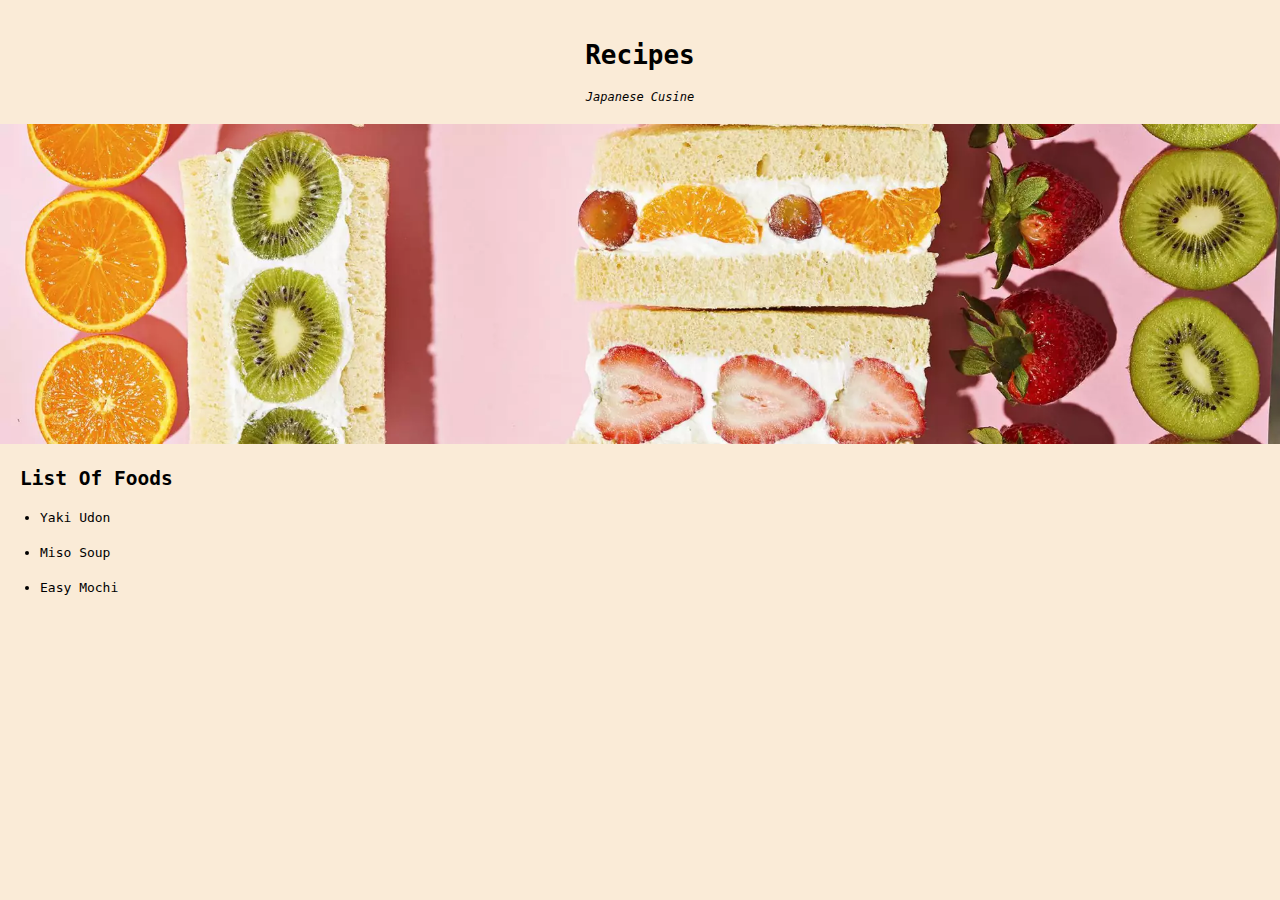
<file: index.html>
<!DOCTYPE html>
<html lang="en">

<head>
    <meta charset="UTF-8">
    <meta http-equiv="X-UA-Compatible" content="IE=edge">
    <meta name="viewport" content="width=device-width, initial-scale=1.0">
    <title>Recipes</title>
    <link rel="stylesheet" href="style.css">
</head>

<body>
    <header>
        <h1>Recipes</h1>
        <p><em>Japanese Cusine</em></p>
    </header>
    <main>
        <img src="assets/Japanese-cat-header-PASSANO_ALR0721_Kids_2385-2400x600-1-2000-e61ca9beec8644f79d8e0cadebc94f59.webp"
            alt="hero">
        <h2>List Of Foods</h2>
        <ul>
            <li><a href="yaki.html">Yaki Udon</a></li>
            <li><a href="soup.html">Miso Soup</a></li>
            <li><a href="mochi.html">Easy Mochi</a></li>
        </ul>
    </main>
</body>

</html>
</file>
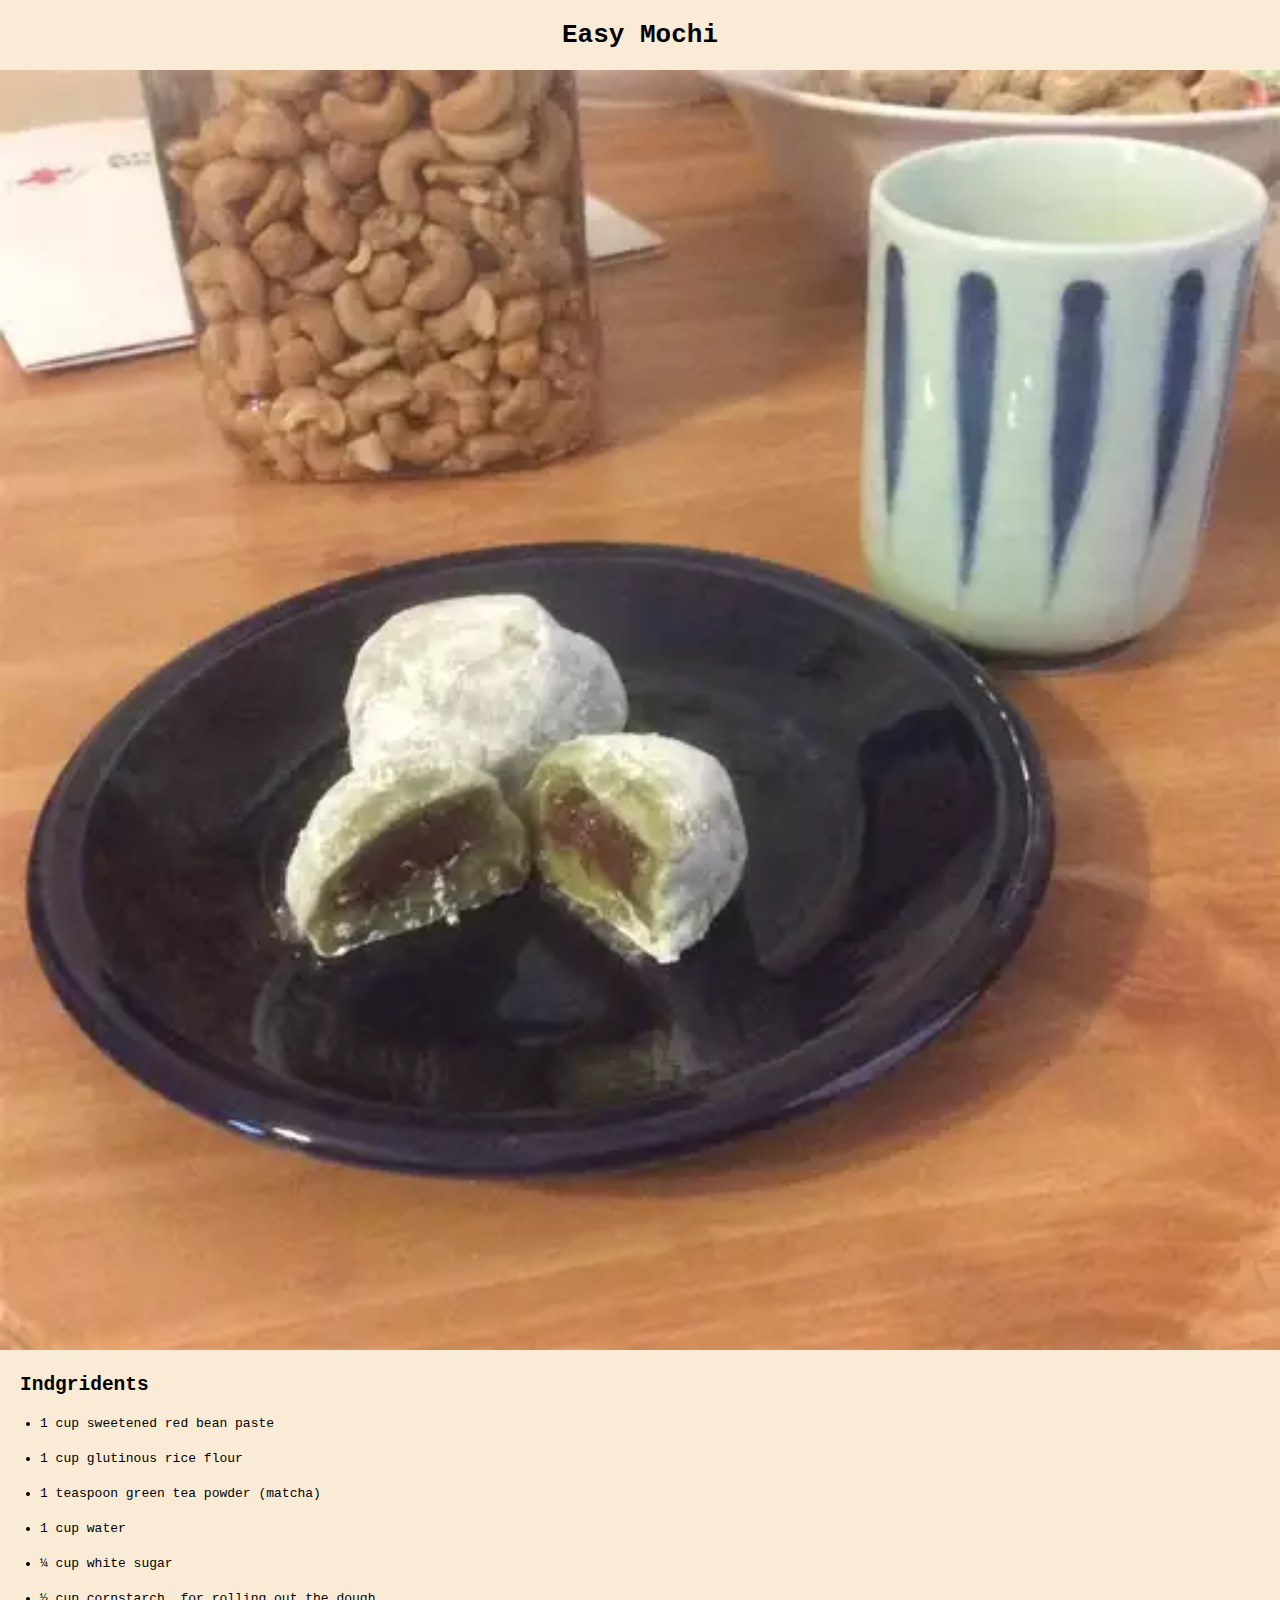
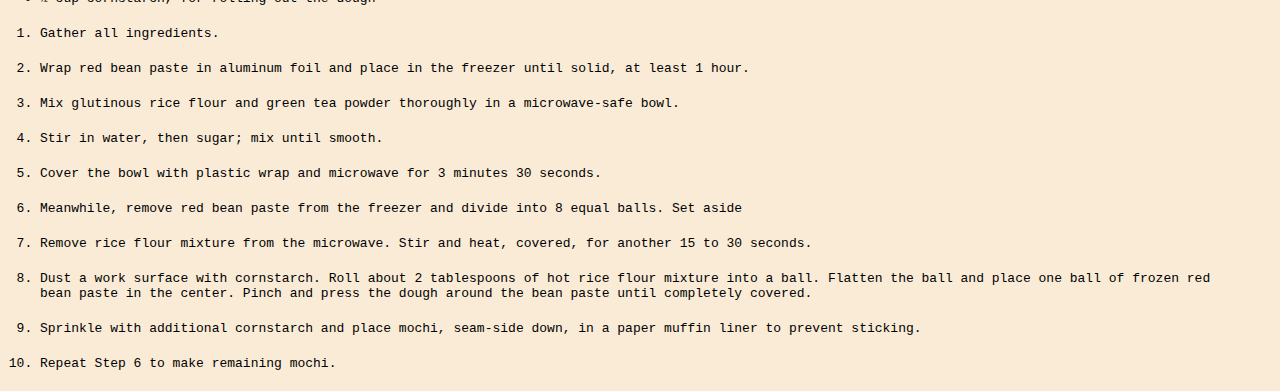
<file: mochi.html>
<!DOCTYPE html>
<html lang="en">

<head>
    <meta charset="UTF-8">
    <meta http-equiv="X-UA-Compatible" content="IE=edge">
    <meta name="viewport" content="width=device-width, initial-scale=1.0">
    <title>Mochi</title>
    <link rel="stylesheet" href="style.css">

</head>

<body>
    <h1>Easy Mochi</h1>
    <img src="assets/image (1).webp" alt="mochi">
    <h2>Indgridents</h2>
    <ul>
        <li>1 cup sweetened red bean paste
        </li>
        <li>1 cup glutinous rice flour
        </li>
        <li>1 teaspoon green tea powder (matcha)
        </li>
        <li>1 cup water
        </li>
        <li>¼ cup white sugar
        </li>
        <li>½ cup cornstarch, for rolling out the dough
        </li>
    </ul>
    <ol>
        <li>Gather all ingredients.
        </li>
        <li>Wrap red bean paste in aluminum foil and place in the freezer until solid, at least 1 hour.</li>
        <li>Mix glutinous rice flour and green tea powder thoroughly in a microwave-safe bowl.</li>
        <li>Stir in water, then sugar; mix until smooth.
        </li>
        <li>Cover the bowl with plastic wrap and microwave for 3 minutes 30 seconds.
        </li>
        <li>Meanwhile, remove red bean paste from the freezer and divide into 8 equal balls. Set aside</li>
        <li>Remove rice flour mixture from the microwave. Stir and heat, covered, for another 15 to 30 seconds.
        </li>
        <li>Dust a work surface with cornstarch. Roll about 2 tablespoons of hot rice flour mixture into a ball. Flatten
            the ball
            and place one ball of frozen red bean paste in the center. Pinch and press the dough around the bean paste
            until
            completely covered.</li>
        <li>Sprinkle with additional cornstarch and place mochi, seam-side down, in a paper muffin liner to prevent
            sticking.
        </li>
        <li>Repeat Step 6 to make remaining mochi.
        </li>
    </ol>
</body>

</html>
</file>
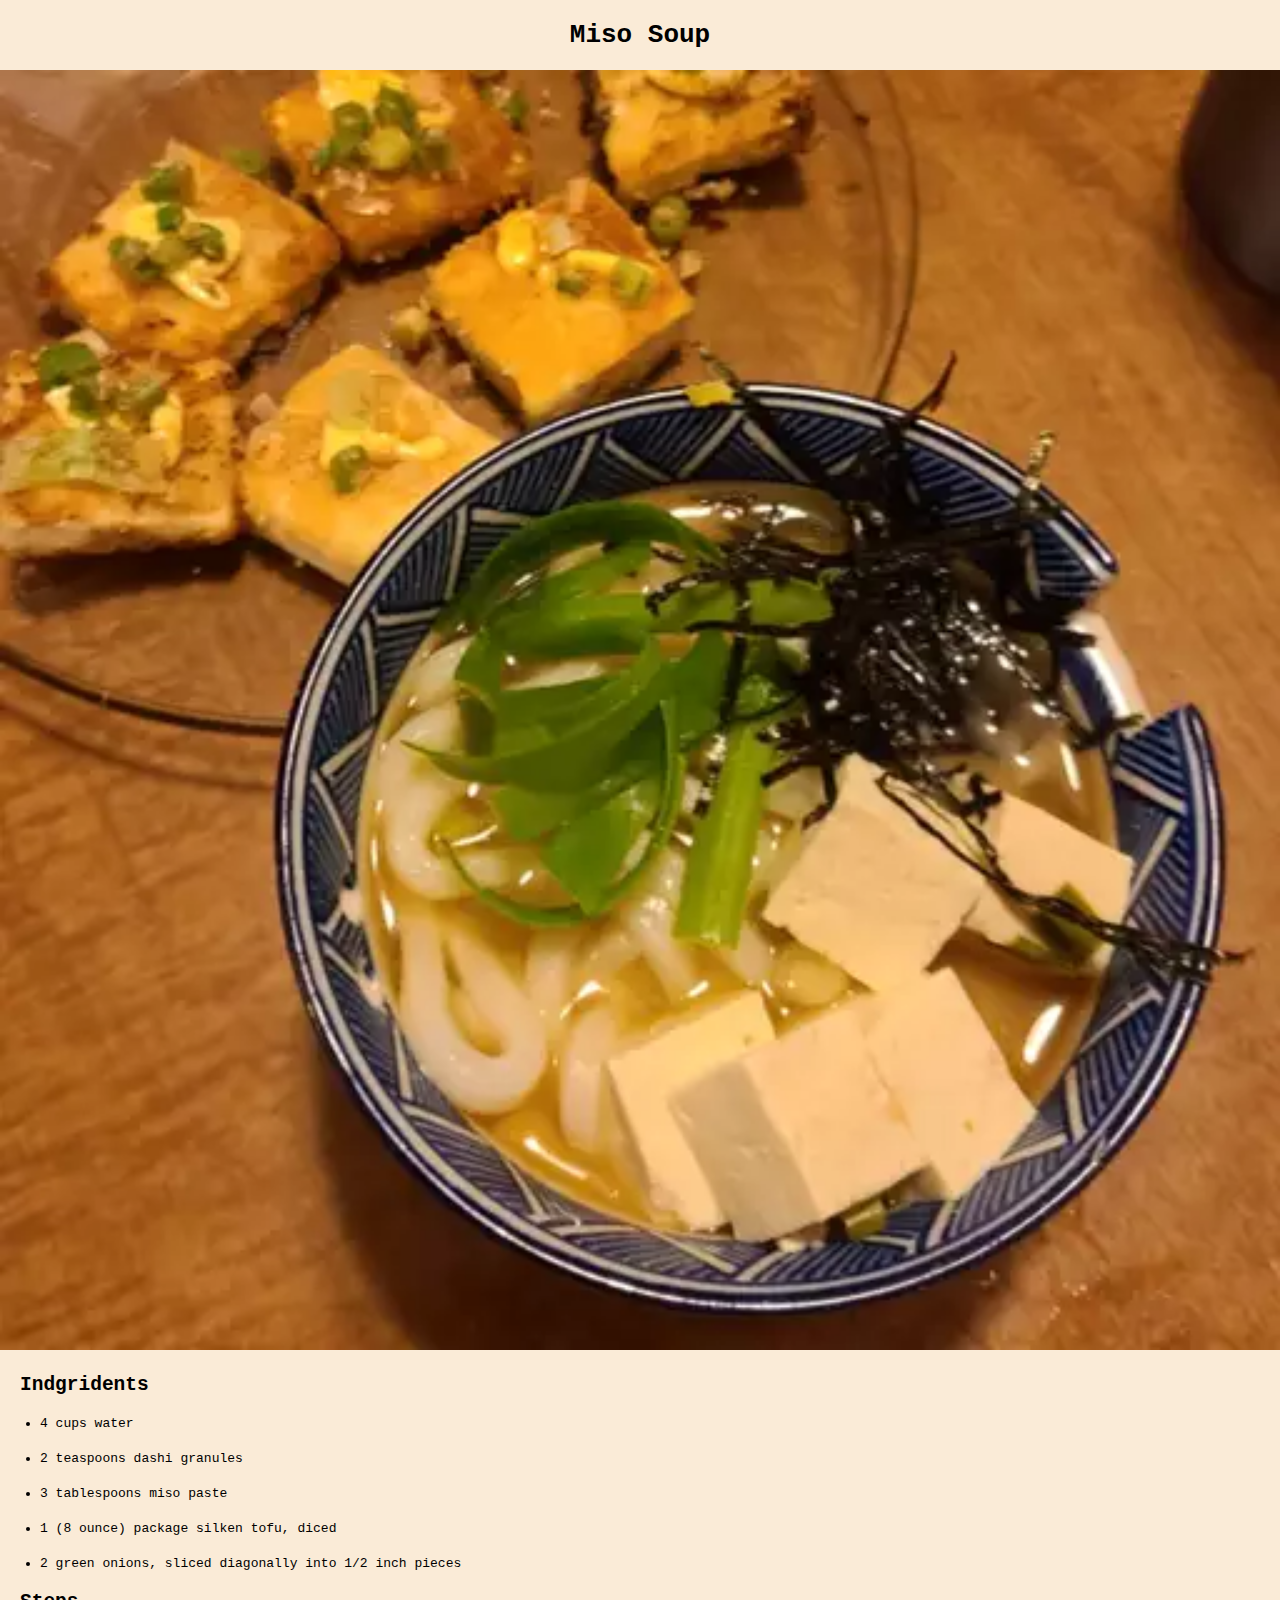
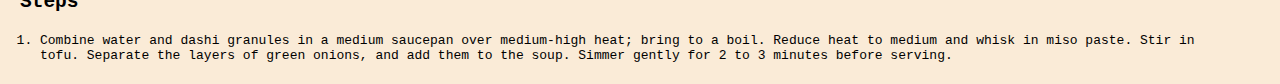
<file: soup.html>
<!DOCTYPE html>
<html lang="en">

<head>
    <meta charset="UTF-8">
    <meta http-equiv="X-UA-Compatible" content="IE=edge">
    <meta name="viewport" content="width=device-width, initial-scale=1.0">
    <title>Miso Soup</title>
    <link rel="stylesheet" href="style.css">

</head>

<body>
    <h1>Miso Soup</h1>
    <img src="assets/image.webp" alt="">
    <h2>Indgridents</h2>
    <ul>
        <li>4 cups water
        </li>
        <li>2 teaspoons dashi granules
        </li>
        <li>3 tablespoons miso paste
        </li>
        <li>1 (8 ounce) package silken tofu, diced
        </li>
        <li>2 green onions, sliced diagonally into 1/2 inch pieces</li>
    </ul>
    <h2>Steps</h2>
    <ol>
        <li>Combine water and dashi granules in a medium saucepan over medium-high heat; bring to a boil. Reduce heat to
            medium and
            whisk in miso paste. Stir in tofu. Separate the layers of green onions, and add them to the soup. Simmer
            gently for 2 to
            3 minutes before serving.</li>
    </ol>
</body>

</html>
</file>
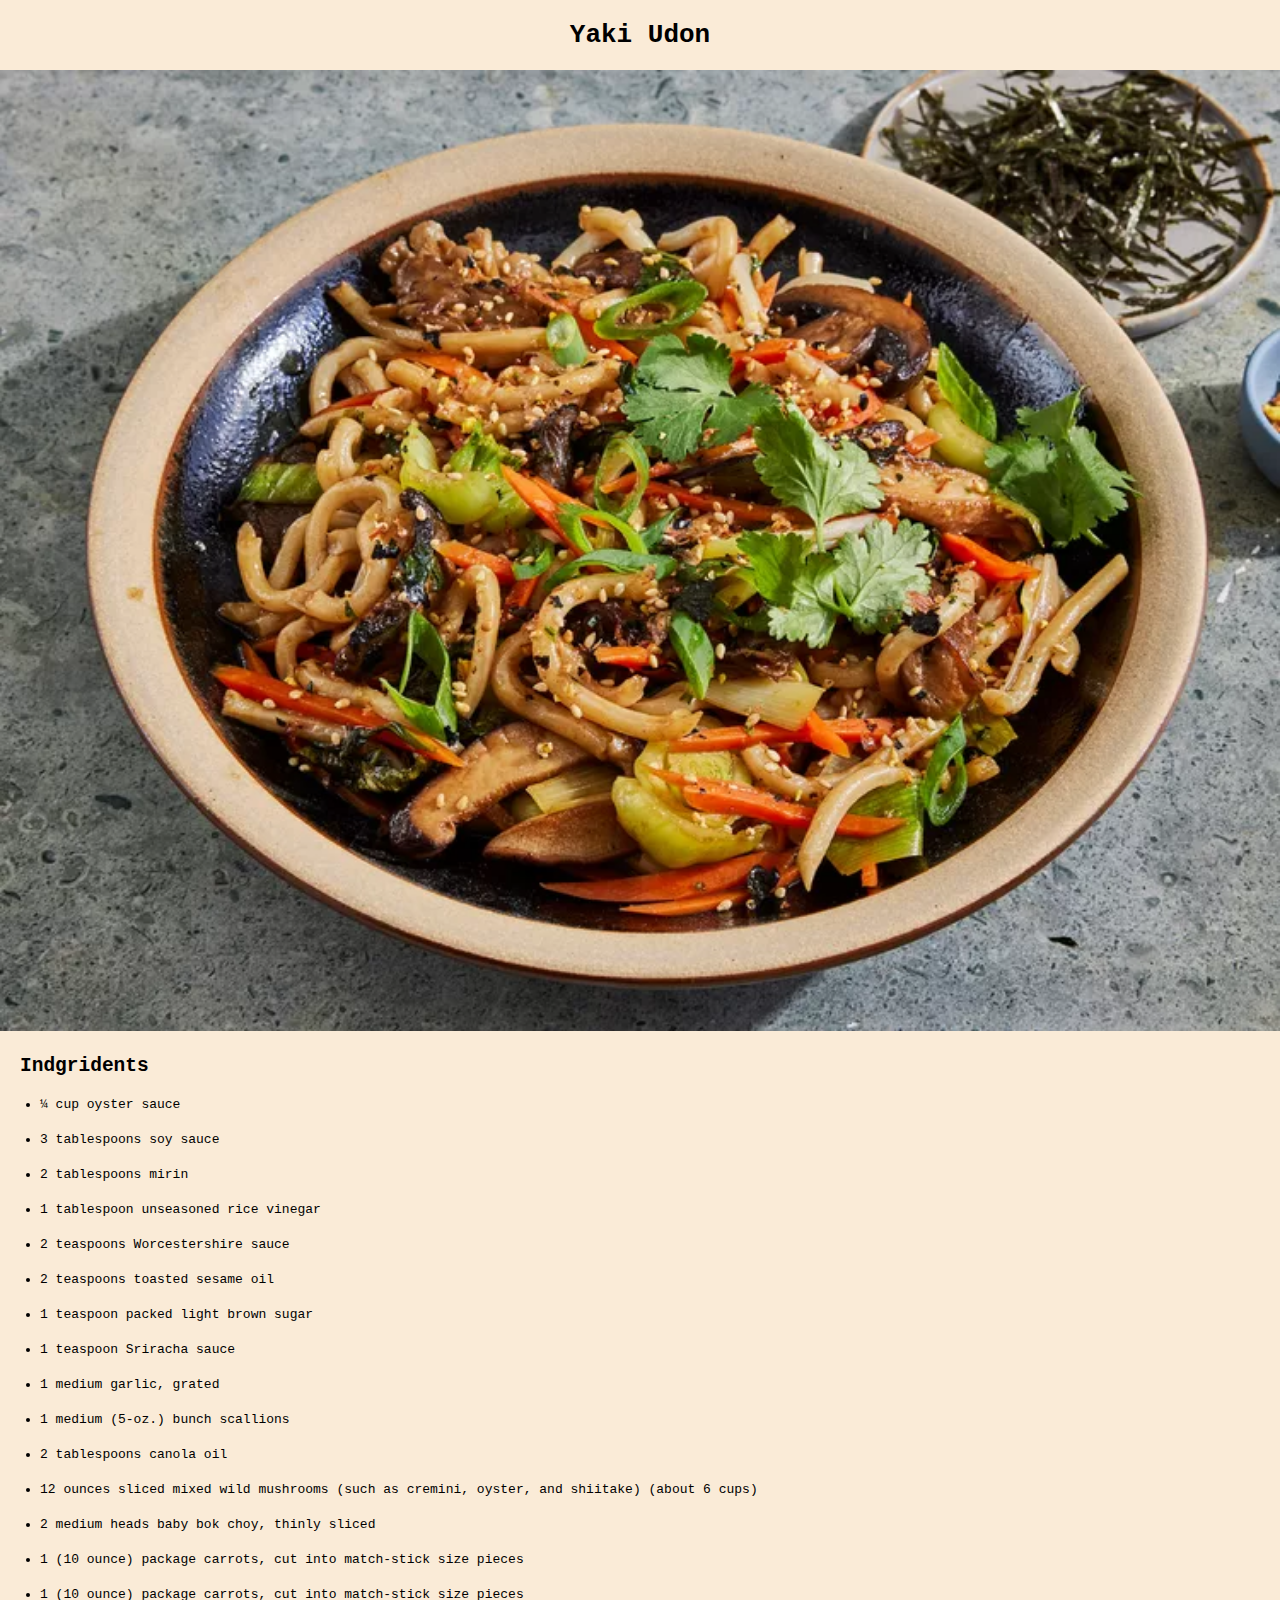
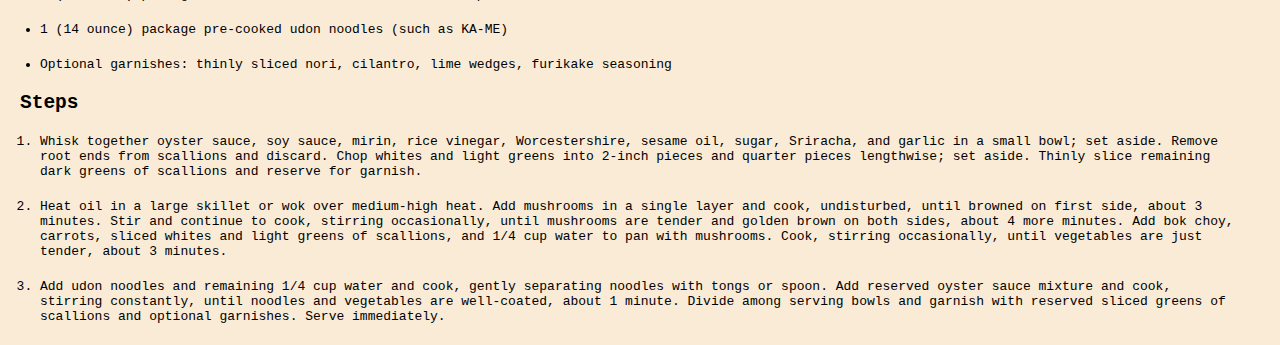
<file: yaki.html>
<!DOCTYPE html>
<html lang="en">
<head>
    <meta charset="UTF-8">
    <meta http-equiv="X-UA-Compatible" content="IE=edge">
    <meta name="viewport" content="width=device-width, initial-scale=1.0">
    <title>Udon</title>
    <link rel="stylesheet" href="style.css">

</head>
<body>
    <h1>Yaki Udon</h1>
    <img src="assets/yaki-udon-ddmfs-3x2-55-30ba570fed0a425595f9b1343ebd9c6e.webp" alt="udon">
    <h2>Indgridents</h2>
    <ul>
        <li>¼ cup oyster sauce</li>
        <li>3 tablespoons soy sauce
        </li>
        <li>2 tablespoons mirin
        </li>
        <li>1 tablespoon unseasoned rice vinegar
        </li>
        <li>2 teaspoons Worcestershire sauce
        </li>
        <li>2 teaspoons toasted sesame oil
        </li>
        <li>1 teaspoon packed light brown sugar
        </li>
        <li>1 teaspoon Sriracha sauce
        </li>
        <li>1 medium garlic, grated
        </li>
        <li>1 medium (5-oz.) bunch scallions
        </li>
        <li>2 tablespoons canola oil
        </li>
        <li>12 ounces sliced mixed wild mushrooms (such as cremini, oyster, and shiitake) (about 6 cups)</li>
        <li>2 medium heads baby bok choy, thinly sliced</li>
        <li>1 (10 ounce) package carrots, cut into match-stick size pieces</li>
        <li>1 (10 ounce) package carrots, cut into match-stick size pieces</li>
        <li>1 (14 ounce) package pre-cooked udon noodles (such as KA-ME)</li>
        <li>Optional garnishes: thinly sliced nori, cilantro, lime wedges, furikake seasoning</li>
    </ul>
    <h2>Steps</h2>
    <ol id="steps">
        <li>Whisk together oyster sauce, soy sauce, mirin, rice vinegar, Worcestershire, sesame oil, sugar, Sriracha,
            and garlic in
            a small bowl; set aside. Remove root ends from scallions and discard. Chop whites and light greens into
            2-inch pieces
            and quarter pieces lengthwise; set aside. Thinly slice remaining dark greens of scallions and reserve for
            garnish.
        </li>
        <li>Heat oil in a large skillet or wok over medium-high heat. Add mushrooms in a single layer and cook,
            undisturbed, until
            browned on first side, about 3 minutes. Stir and continue to cook, stirring occasionally, until mushrooms
            are tender and
            golden brown on both sides, about 4 more minutes. Add bok choy, carrots, sliced whites and light greens of
            scallions,
            and 1/4 cup water to pan with mushrooms. Cook, stirring occasionally, until vegetables are just tender,
            about 3 minutes.</li>
        <li>Add udon noodles and remaining 1/4 cup water and cook, gently separating noodles with tongs or spoon. Add
            reserved
            oyster sauce mixture and cook, stirring constantly, until noodles and vegetables are well-coated, about 1
            minute. Divide
            among serving bowls and garnish with reserved sliced greens of scallions and optional garnishes. Serve
            immediately.</li>
    </ol>
</body>

</html>
</file>
<file: style.css>
*{
    margin: 0;
    padding: 0;
    box-sizing: border-box;
    font-family: monospace;
    background-color: antiquewhite;
}
header{
text-align: center;
padding: 20px;
}
h1{
text-align: center;
    padding: 20px;
}
p{
    padding: 0;
    font-size: 12px;
    font-weight: lighter;
}
h2,ul,ol{
    margin: 20px 20px;
}
a{
    text-decoration: none;
    color: black;    
}
li{
        margin: 20px 20px;
 }
 img{
    width: 100%;
  }
</file>
